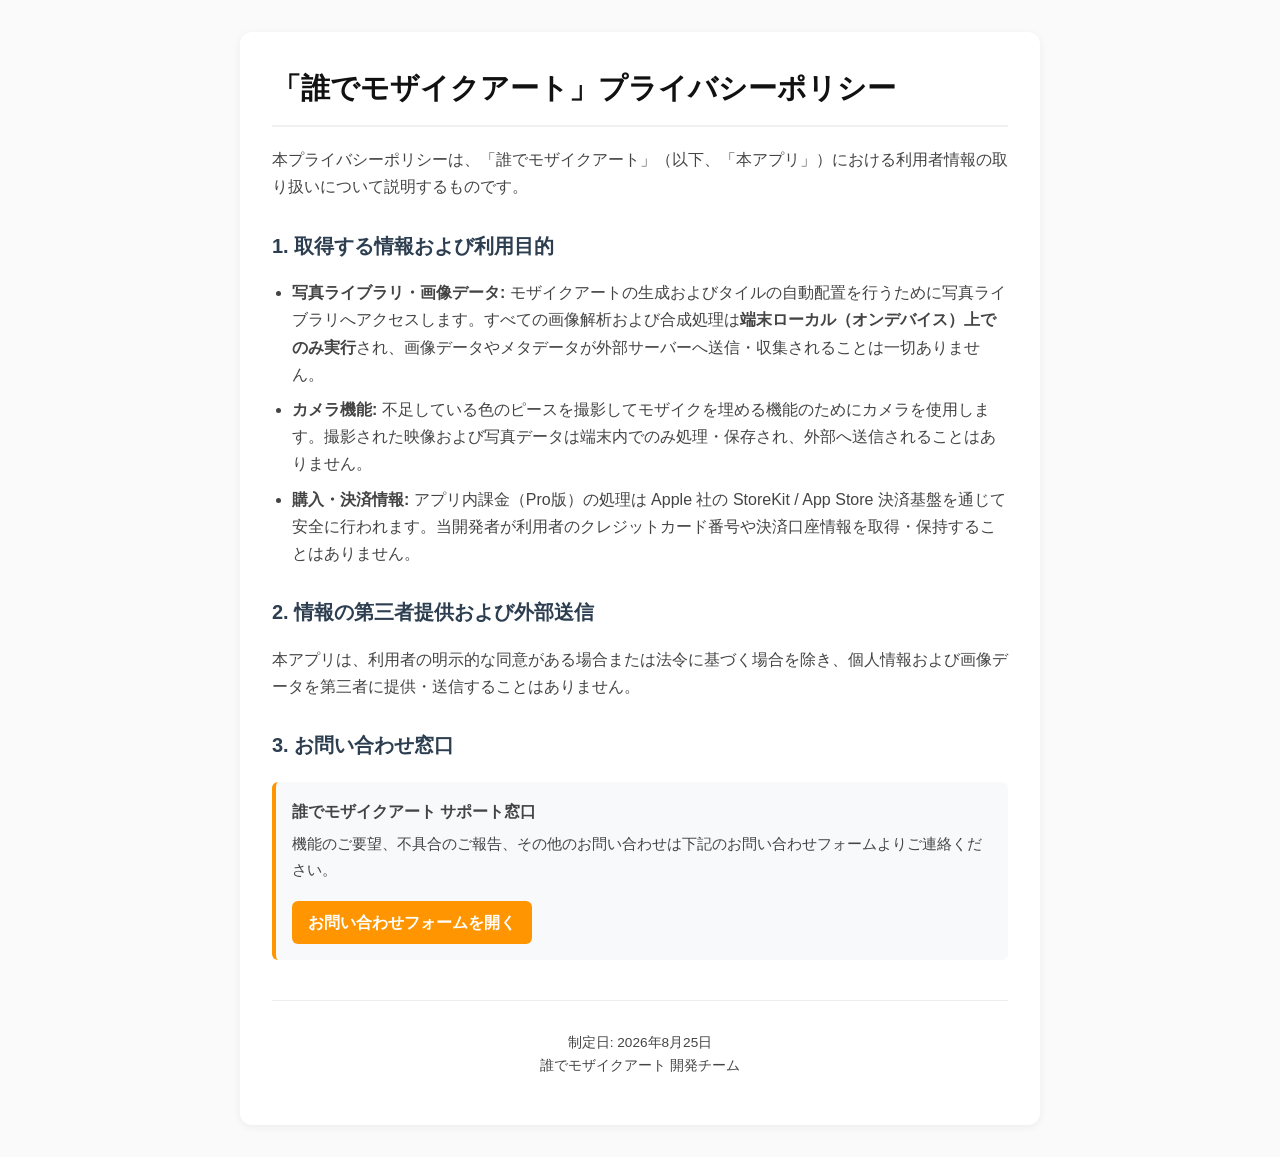
<file: index.html>
<!DOCTYPE html>
<html lang="ja">
<head>
    <meta charset="UTF-8">
    <meta name="viewport" content="width=device-width, initial-scale=1.0">
    <title>プライバシーポリシー - 誰でモザイクアート</title>
    <style>
        body { font-family: -apple-system, BlinkMacSystemFont, "Segoe UI", Roboto, Helvetica, Arial, sans-serif; line-height: 1.7; color: #222; max-width: 800px; margin: 0 auto; padding: 32px 20px; background-color: #fafafa; }
        .container { background: #ffffff; border-radius: 12px; padding: 32px; box-shadow: 0 2px 8px rgba(0,0,0,0.06); }
        h1 { color: #111; font-size: 1.8em; border-bottom: 2px solid #f0f0f0; padding-bottom: 12px; margin-top: 0; }
        h2 { color: #2c3e50; font-size: 1.25em; margin-top: 28px; }
        p { margin-bottom: 16px; color: #444; }
        ul { margin-bottom: 16px; padding-left: 20px; }
        li { margin-bottom: 8px; color: #444; }
        .contact-box { background: #f8f9fa; border-left: 4px solid #ff9500; padding: 16px; border-radius: 6px; margin-top: 20px; }
        .btn-link { display: inline-block; margin-top: 8px; padding: 8px 16px; background-color: #ff9500; color: #ffffff; text-decoration: none; border-radius: 6px; font-weight: bold; }
        .btn-link:hover { background-color: #e08500; }
        .footer { margin-top: 40px; font-size: 0.85em; color: #888; border-top: 1px solid #eee; padding-top: 16px; text-align: center; }
    </style>
</head>
<body>
    <div class="container">
        <h1>「誰でモザイクアート」プライバシーポリシー</h1>
        <p>本プライバシーポリシーは、「誰でモザイクアート」（以下、「本アプリ」）における利用者情報の取り扱いについて説明するものです。</p>

        <h2>1. 取得する情報および利用目的</h2>
        <ul>
            <li><strong>写真ライブラリ・画像データ:</strong> モザイクアートの生成およびタイルの自動配置を行うために写真ライブラリへアクセスします。すべての画像解析および合成処理は<strong>端末ローカル（オンデバイス）上でのみ実行</strong>され、画像データやメタデータが外部サーバーへ送信・収集されることは一切ありません。</li>
            <li><strong>カメラ機能:</strong> 不足している色のピースを撮影してモザイクを埋める機能のためにカメラを使用します。撮影された映像および写真データは端末内でのみ処理・保存され、外部へ送信されることはありません。</li>
            <li><strong>購入・決済情報:</strong> アプリ内課金（Pro版）の処理は Apple 社の StoreKit / App Store 決済基盤を通じて安全に行われます。当開発者が利用者のクレジットカード番号や決済口座情報を取得・保持することはありません。</li>
        </ul>

        <h2>2. 情報の第三者提供および外部送信</h2>
        <p>本アプリは、利用者の明示的な同意がある場合または法令に基づく場合を除き、個人情報および画像データを第三者に提供・送信することはありません。</p>

        <h2>3. お問い合わせ窓口</h2>
        <div class="contact-box">
            <p style="margin: 0; font-weight: bold;">誰でモザイクアート サポート窓口</p>
            <p style="margin: 6px 0 0 0; font-size: 0.95em; color: #444;">機能のご要望、不具合のご報告、その他のお問い合わせは下記のお問い合わせフォームよりご連絡ください。</p>
            <p style="margin: 10px 0 0 0;">
                <a href="https://docs.google.com/forms/d/e/1FAIpQLSdlxMpCz5wvirp-X8LBdrJuT58UtP3eO8mkJsfrzm396mSUEQ/viewform?pli=1" class="btn-link" target="_blank" rel="noopener noreferrer">お問い合わせフォームを開く</a>
            </p>
        </div>

        <div class="footer">
            <p>制定日: 2026年8月25日<br>誰でモザイクアート 開発チーム</p>
        </div>
    </div>
</body>
</html>
</file>
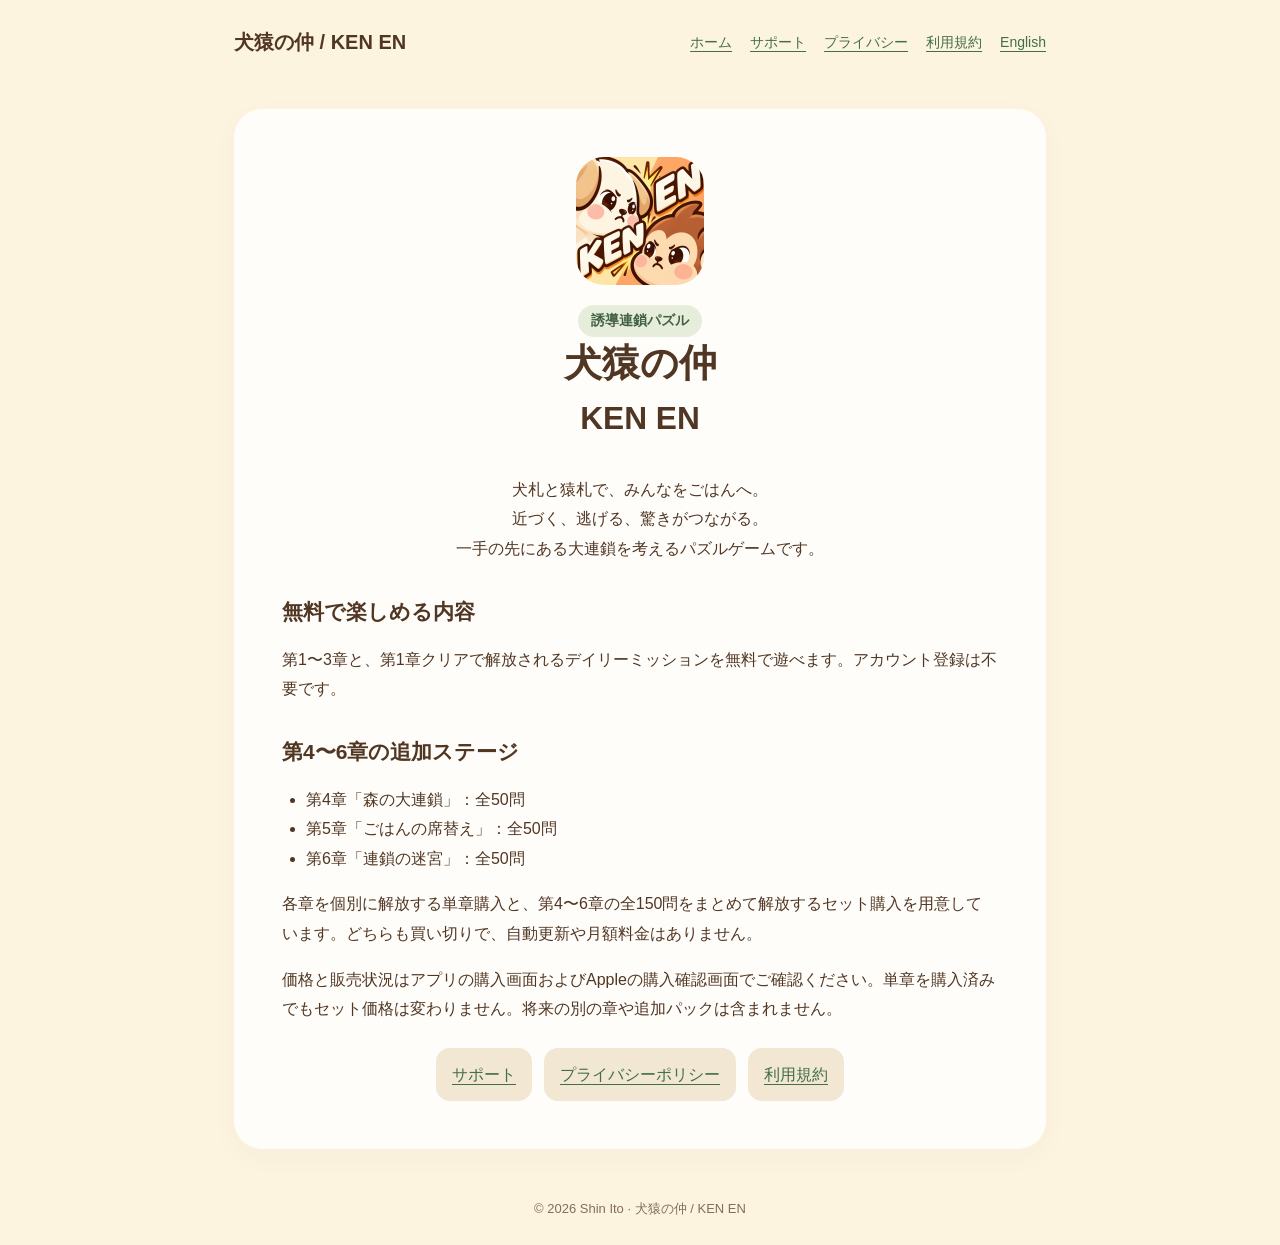
<file: docs/ken-en/index.html>
<!doctype html>
<html lang="ja"><head><meta charset="utf-8"><meta name="viewport" content="width=device-width, initial-scale=1"><title>犬猿の仲 / KEN EN | KEN EN</title><meta name="description" content="犬猿の仲 / KEN EN: Animal Chain Puzzle — official support and policies"><link rel="stylesheet" href="style.css"><link rel="icon" href="app-icon.png"></head><body><header><a class="brand" href="index.html">犬猿の仲 / KEN EN</a><nav aria-label="ページ案内"><a href="index.html" aria-current="page">ホーム</a><a href="support.html">サポート</a><a href="privacy.html">プライバシー</a><a href="terms.html">利用規約</a><a href="en/index.html" lang="en">English</a></nav></header><main><article class="card"><div class="hero"><img class="icon" src="app-icon.png" width="128" height="128" alt="犬と猿がにらみ合うKEN ENのアイコン"><span class="tag">誘導連鎖パズル</span><h1>犬猿の仲<br><small>KEN EN</small></h1><p>犬札と猿札で、みんなをごはんへ。<br>近づく、逃げる、驚きがつながる。<br>一手の先にある大連鎖を考えるパズルゲームです。</p></div><h2>無料で楽しめる内容</h2><p>第1〜3章と、第1章クリアで解放されるデイリーミッションを無料で遊べます。アカウント登録は不要です。</p><h2>第4〜6章の追加ステージ</h2><ul><li>第4章「森の大連鎖」：全50問</li><li>第5章「ごはんの席替え」：全50問</li><li>第6章「連鎖の迷宮」：全50問</li></ul><p>各章を個別に解放する単章購入と、第4〜6章の全150問をまとめて解放するセット購入を用意しています。どちらも買い切りで、自動更新や月額料金はありません。</p><p>価格と販売状況はアプリの購入画面およびAppleの購入確認画面でご確認ください。単章を購入済みでもセット価格は変わりません。将来の別の章や追加パックは含まれません。</p><div class="links"><a href="support.html">サポート</a><a href="privacy.html">プライバシーポリシー</a><a href="terms.html">利用規約</a></div></article></main><footer>© 2026 Shin Ito · 犬猿の仲 / KEN EN</footer></body></html>
</file>
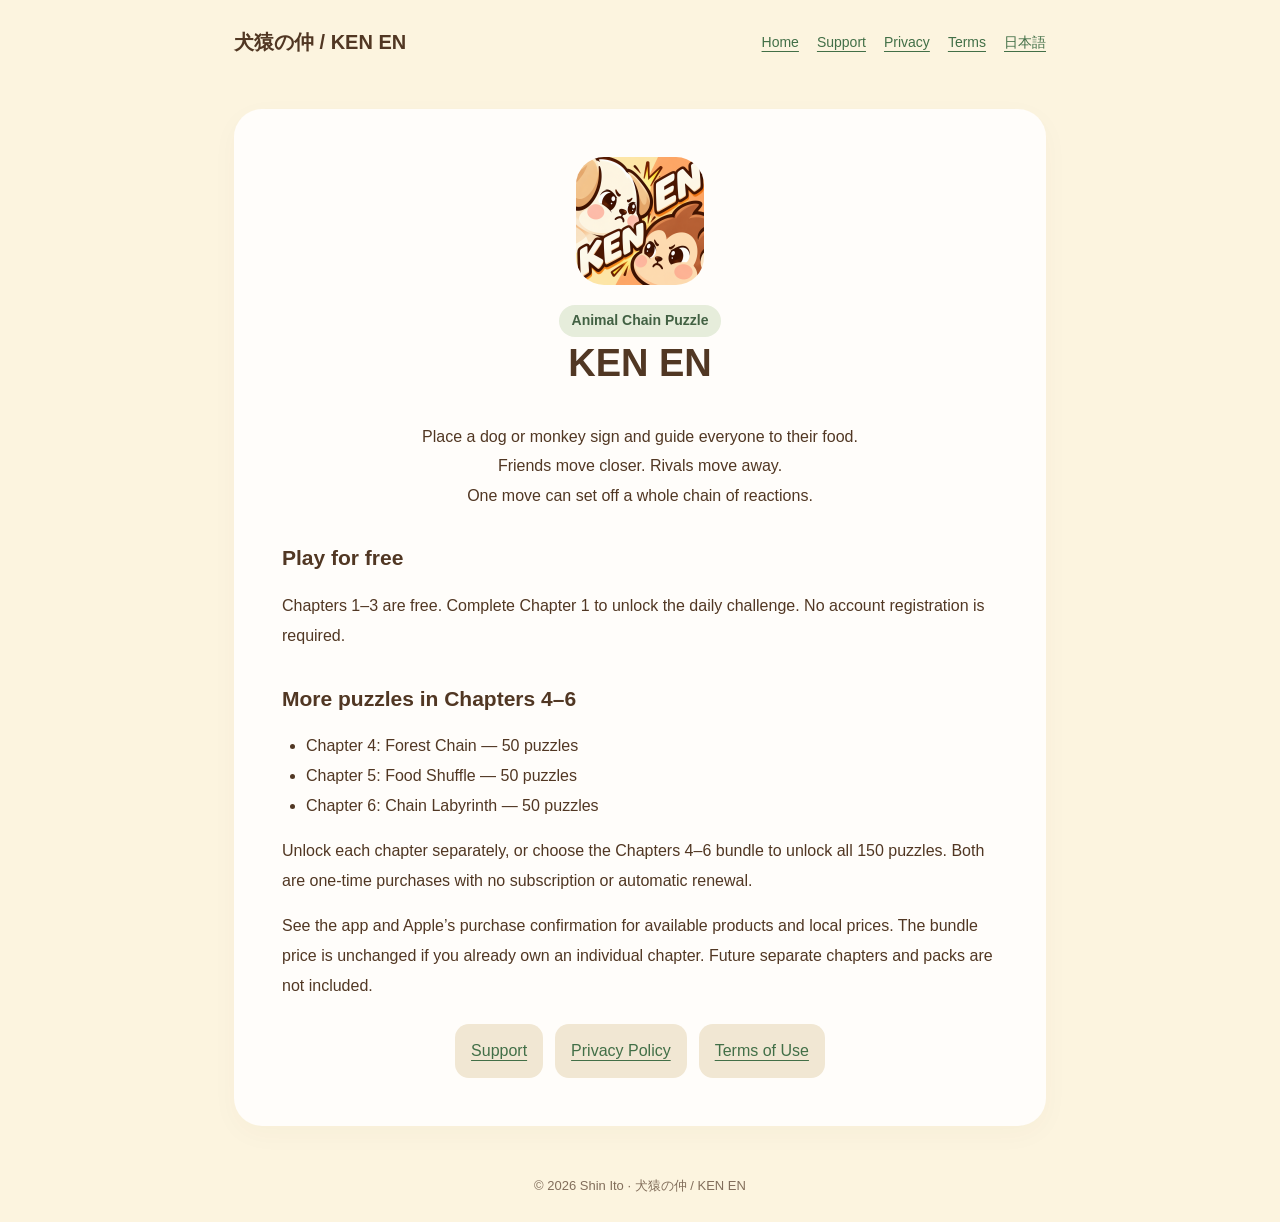
<file: docs/ken-en/en/index.html>
<!doctype html>
<html lang="en"><head><meta charset="utf-8"><meta name="viewport" content="width=device-width, initial-scale=1"><title>KEN EN: Animal Chain Puzzle | KEN EN</title><meta name="description" content="犬猿の仲 / KEN EN: Animal Chain Puzzle — official support and policies"><link rel="stylesheet" href="../style.css"><link rel="icon" href="../app-icon.png"></head><body><header><a class="brand" href="index.html">犬猿の仲 / KEN EN</a><nav aria-label="Navigation"><a href="index.html" aria-current="page">Home</a><a href="support.html">Support</a><a href="privacy.html">Privacy</a><a href="terms.html">Terms</a><a href="../index.html" lang="ja">日本語</a></nav></header><main><article class="card"><div class="hero"><img class="icon" src="../app-icon.png" width="128" height="128" alt="KEN EN dog and monkey icon"><span class="tag">Animal Chain Puzzle</span><h1>KEN EN</h1><p>Place a dog or monkey sign and guide everyone to their food.<br>Friends move closer. Rivals move away.<br>One move can set off a whole chain of reactions.</p></div><h2>Play for free</h2><p>Chapters 1–3 are free. Complete Chapter 1 to unlock the daily challenge. No account registration is required.</p><h2>More puzzles in Chapters 4–6</h2><ul><li>Chapter 4: Forest Chain — 50 puzzles</li><li>Chapter 5: Food Shuffle — 50 puzzles</li><li>Chapter 6: Chain Labyrinth — 50 puzzles</li></ul><p>Unlock each chapter separately, or choose the Chapters 4–6 bundle to unlock all 150 puzzles. Both are one-time purchases with no subscription or automatic renewal.</p><p>See the app and Apple’s purchase confirmation for available products and local prices. The bundle price is unchanged if you already own an individual chapter. Future separate chapters and packs are not included.</p><div class="links"><a href="support.html">Support</a><a href="privacy.html">Privacy Policy</a><a href="terms.html">Terms of Use</a></div></article></main><footer>© 2026 Shin Ito · 犬猿の仲 / KEN EN</footer></body></html>
</file>
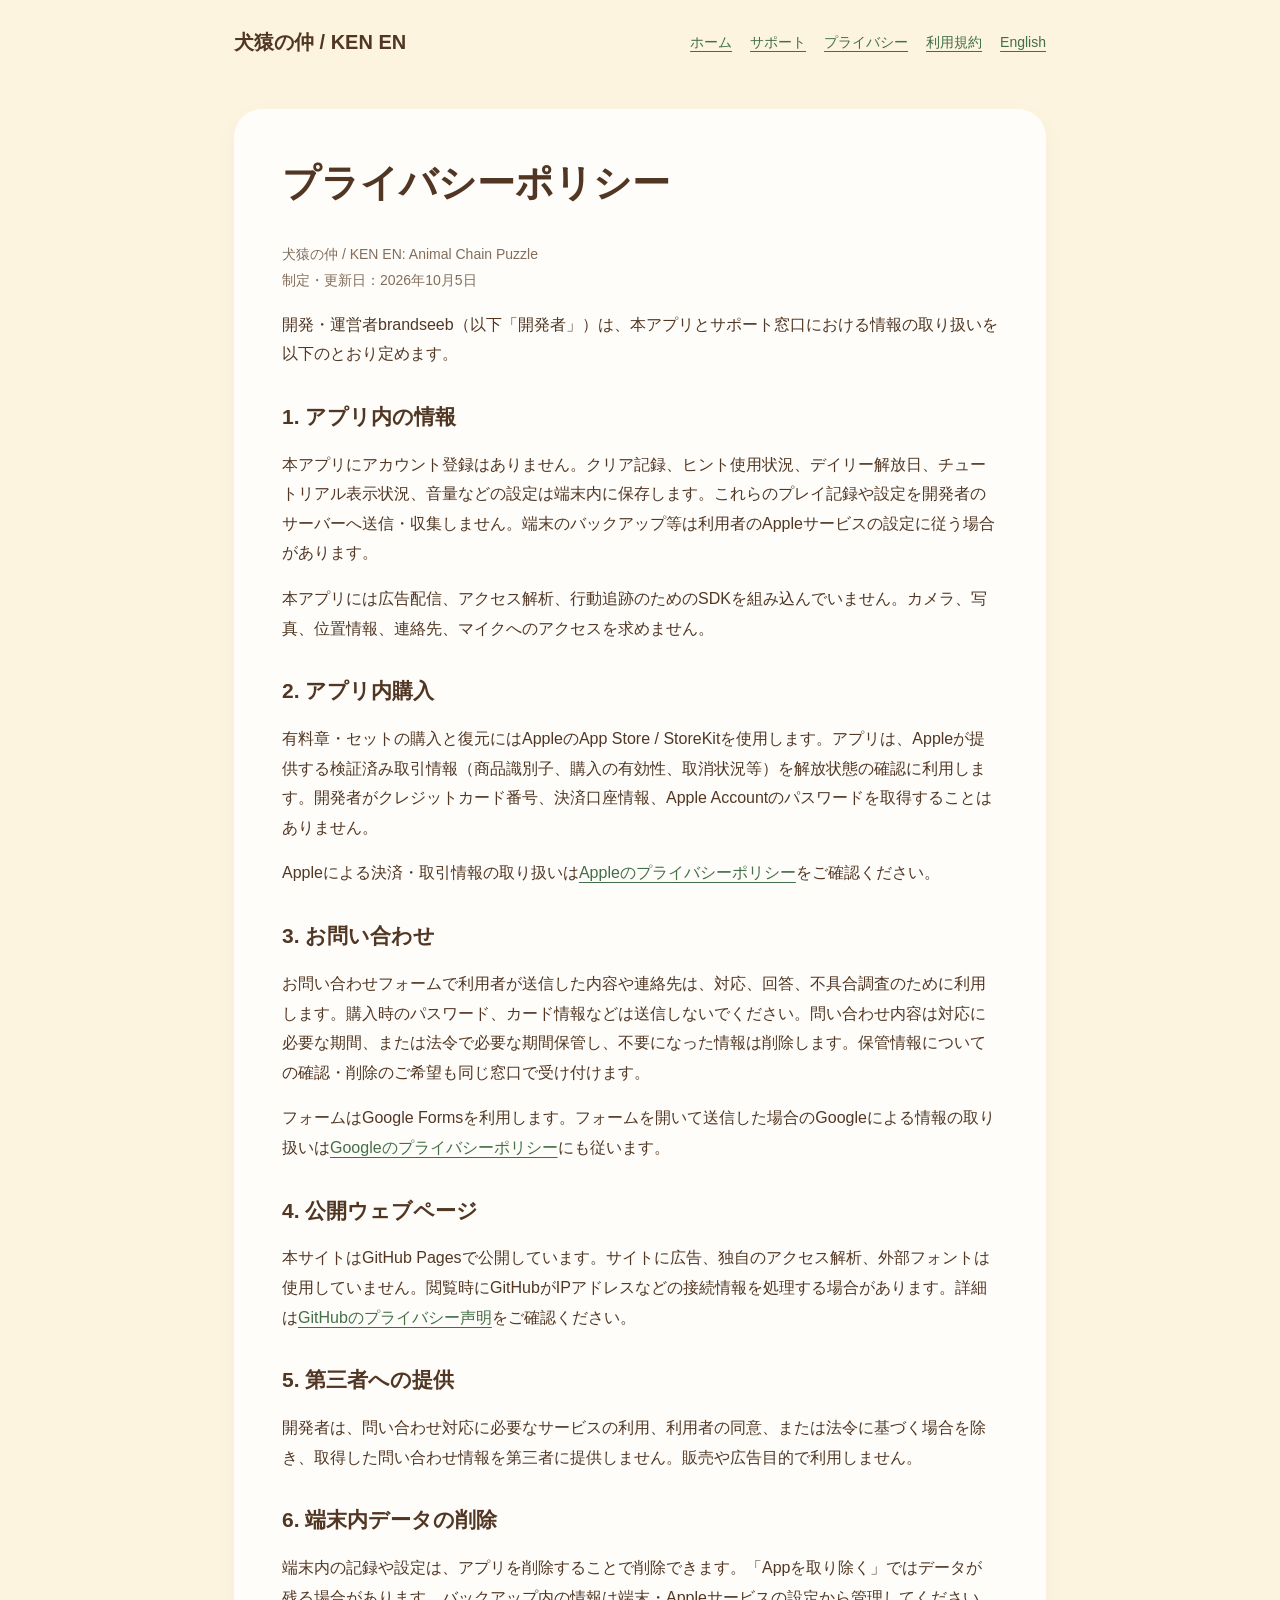
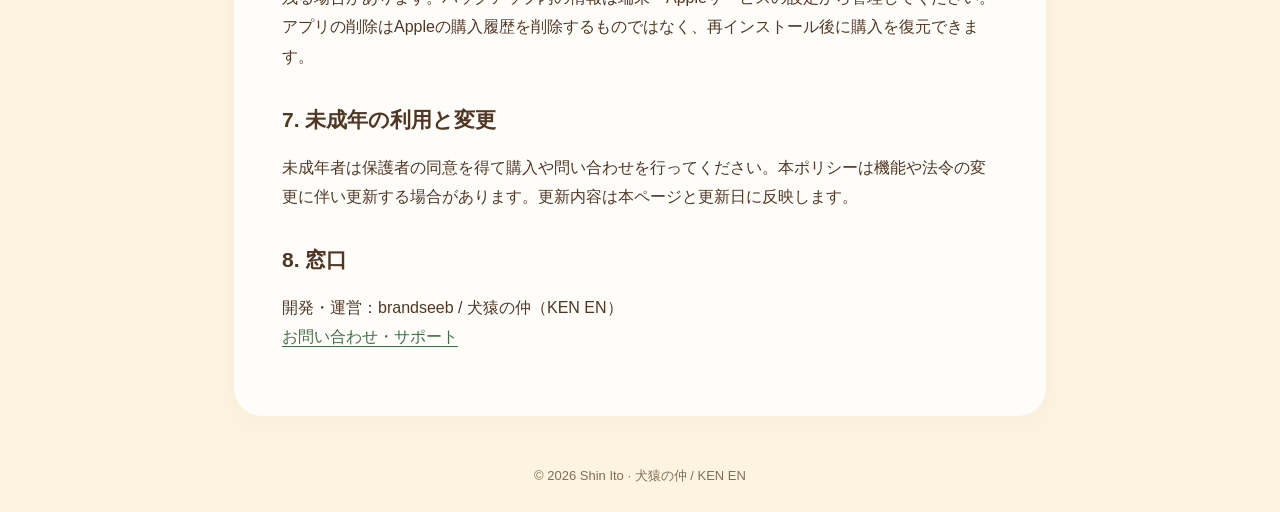
<file: docs/ken-en/privacy.html>
<!doctype html>
<html lang="ja"><head><meta charset="utf-8"><meta name="viewport" content="width=device-width, initial-scale=1"><title>プライバシーポリシー | KEN EN</title><meta name="description" content="犬猿の仲 / KEN EN: Animal Chain Puzzle — official support and policies"><link rel="stylesheet" href="style.css"><link rel="icon" href="app-icon.png"></head><body><header><a class="brand" href="index.html">犬猿の仲 / KEN EN</a><nav aria-label="ページ案内"><a href="index.html">ホーム</a><a href="support.html">サポート</a><a href="privacy.html" aria-current="page">プライバシー</a><a href="terms.html">利用規約</a><a href="en/privacy.html" lang="en">English</a></nav></header><main><article class="card"><h1>プライバシーポリシー</h1><p class="muted">犬猿の仲 / KEN EN: Animal Chain Puzzle<br>制定・更新日：2026年10月5日</p><p>開発・運営者brandseeb（以下「開発者」）は、本アプリとサポート窓口における情報の取り扱いを以下のとおり定めます。</p><h2>1. アプリ内の情報</h2><p>本アプリにアカウント登録はありません。クリア記録、ヒント使用状況、デイリー解放日、チュートリアル表示状況、音量などの設定は端末内に保存します。これらのプレイ記録や設定を開発者のサーバーへ送信・収集しません。端末のバックアップ等は利用者のAppleサービスの設定に従う場合があります。</p><p>本アプリには広告配信、アクセス解析、行動追跡のためのSDKを組み込んでいません。カメラ、写真、位置情報、連絡先、マイクへのアクセスを求めません。</p><h2>2. アプリ内購入</h2><p>有料章・セットの購入と復元にはAppleのApp Store / StoreKitを使用します。アプリは、Appleが提供する検証済み取引情報（商品識別子、購入の有効性、取消状況等）を解放状態の確認に利用します。開発者がクレジットカード番号、決済口座情報、Apple Accountのパスワードを取得することはありません。</p><p>Appleによる決済・取引情報の取り扱いは<a href="https://www.apple.com/legal/privacy/">Appleのプライバシーポリシー</a>をご確認ください。</p><h2>3. お問い合わせ</h2><p>お問い合わせフォームで利用者が送信した内容や連絡先は、対応、回答、不具合調査のために利用します。購入時のパスワード、カード情報などは送信しないでください。問い合わせ内容は対応に必要な期間、または法令で必要な期間保管し、不要になった情報は削除します。保管情報についての確認・削除のご希望も同じ窓口で受け付けます。</p><p>フォームはGoogle Formsを利用します。フォームを開いて送信した場合のGoogleによる情報の取り扱いは<a href="https://policies.google.com/privacy">Googleのプライバシーポリシー</a>にも従います。</p><h2>4. 公開ウェブページ</h2><p>本サイトはGitHub Pagesで公開しています。サイトに広告、独自のアクセス解析、外部フォントは使用していません。閲覧時にGitHubがIPアドレスなどの接続情報を処理する場合があります。詳細は<a href="https://docs.github.com/en/site-policy/privacy-policies/github-general-privacy-statement">GitHubのプライバシー声明</a>をご確認ください。</p><h2>5. 第三者への提供</h2><p>開発者は、問い合わせ対応に必要なサービスの利用、利用者の同意、または法令に基づく場合を除き、取得した問い合わせ情報を第三者に提供しません。販売や広告目的で利用しません。</p><h2>6. 端末内データの削除</h2><p>端末内の記録や設定は、アプリを削除することで削除できます。「Appを取り除く」ではデータが残る場合があります。バックアップ内の情報は端末・Appleサービスの設定から管理してください。アプリの削除はAppleの購入履歴を削除するものではなく、再インストール後に購入を復元できます。</p><h2>7. 未成年の利用と変更</h2><p>未成年者は保護者の同意を得て購入や問い合わせを行ってください。本ポリシーは機能や法令の変更に伴い更新する場合があります。更新内容は本ページと更新日に反映します。</p><h2>8. 窓口</h2><p>開発・運営：brandseeb / 犬猿の仲（KEN EN）<br><a href="support.html">お問い合わせ・サポート</a></p></article></main><footer>© 2026 Shin Ito · 犬猿の仲 / KEN EN</footer></body></html>
</file>
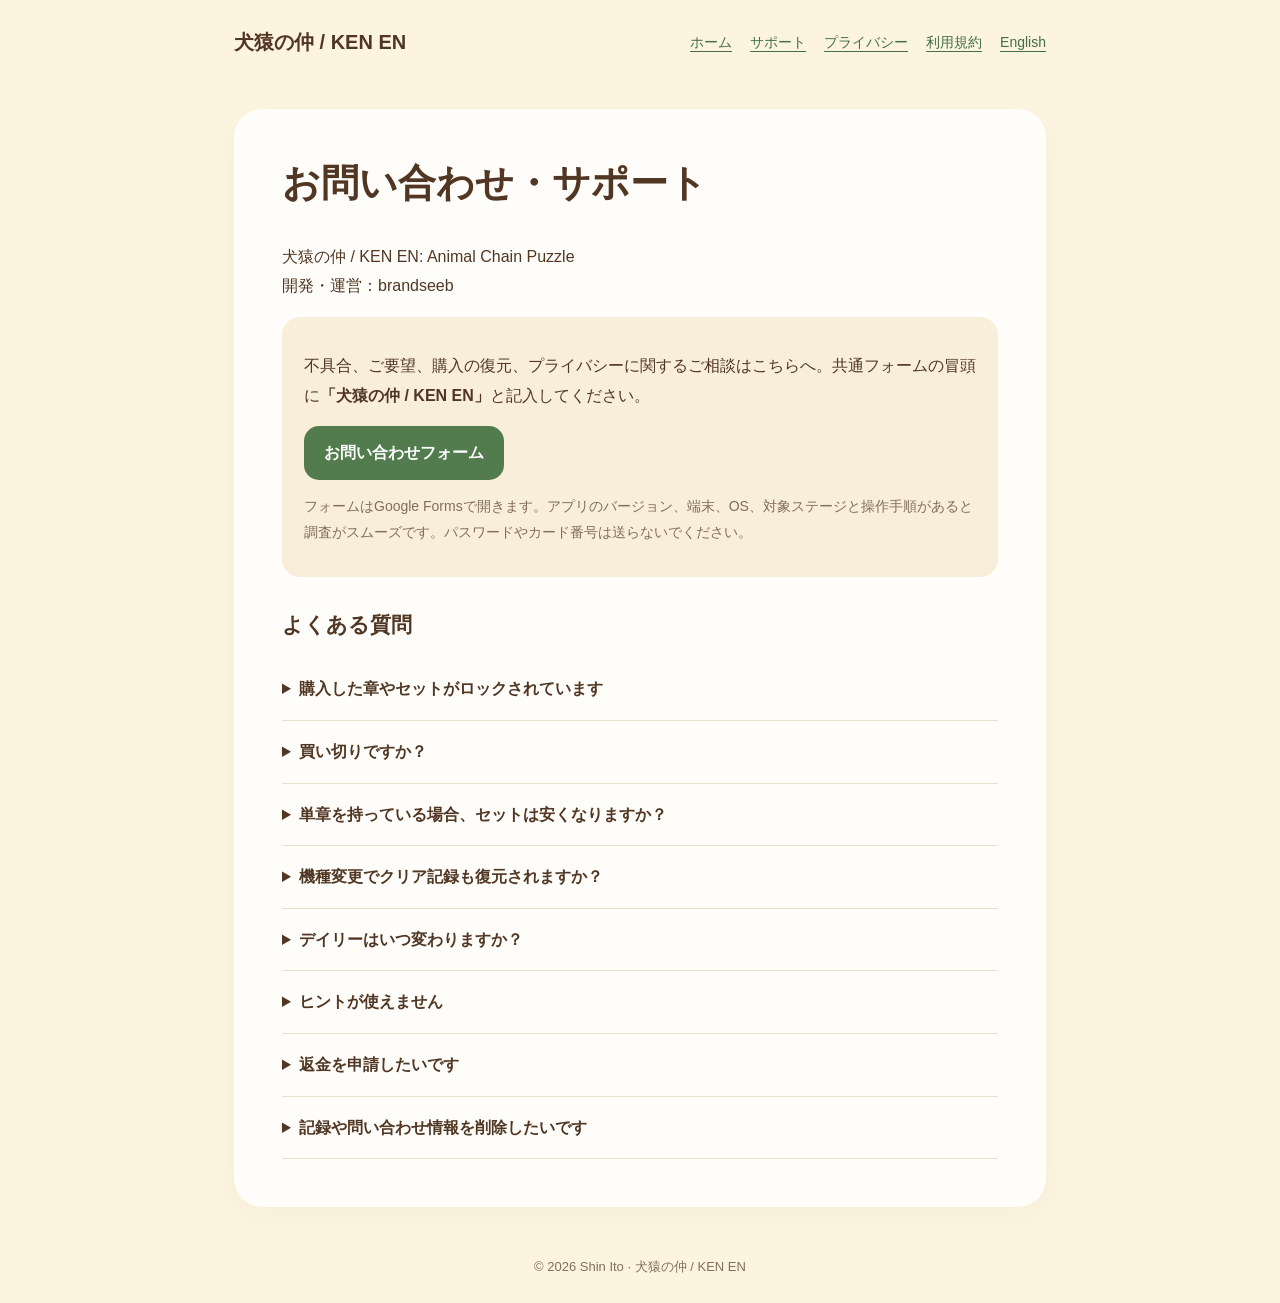
<file: docs/ken-en/support.html>
<!doctype html>
<html lang="ja"><head><meta charset="utf-8"><meta name="viewport" content="width=device-width, initial-scale=1"><title>サポート | KEN EN</title><meta name="description" content="犬猿の仲 / KEN EN: Animal Chain Puzzle — official support and policies"><link rel="stylesheet" href="style.css"><link rel="icon" href="app-icon.png"></head><body><header><a class="brand" href="index.html">犬猿の仲 / KEN EN</a><nav aria-label="ページ案内"><a href="index.html">ホーム</a><a href="support.html" aria-current="page">サポート</a><a href="privacy.html">プライバシー</a><a href="terms.html">利用規約</a><a href="en/support.html" lang="en">English</a></nav></header><main><article class="card"><h1>お問い合わせ・サポート</h1><p>犬猿の仲 / KEN EN: Animal Chain Puzzle<br>開発・運営：brandseeb</p><div class="notice"><p>不具合、ご要望、購入の復元、プライバシーに関するご相談はこちらへ。共通フォームの冒頭に<strong>「犬猿の仲 / KEN EN」</strong>と記入してください。</p><a class="button" href="https://docs.google.com/forms/d/e/1FAIpQLSdlxMpCz5wvirp-X8LBdrJuT58UtP3eO8mkJsfrzm396mSUEQ/viewform" rel="noopener noreferrer">お問い合わせフォーム</a><p class="muted">フォームはGoogle Formsで開きます。アプリのバージョン、端末、OS、対象ステージと操作手順があると調査がスムーズです。パスワードやカード番号は送らないでください。</p></div><h2>よくある質問</h2><details><summary>購入した章やセットがロックされています</summary><p>購入時と同じApple AccountでApp Storeにサインインし、インターネットに接続して、設定または対象の章の購入画面から「購入を復元」を押してください。承認待ちの場合は承認後に解放されます。解決しない場合はフォームへご連絡ください。</p></details><details><summary>買い切りですか？</summary><p>はい。第4〜6章は各章50問の単章購入、または3章150問のセット購入で解放できます。どちらも買い切りで、自動更新や月額料金はありません。将来の別の章や追加パックは含まれません。</p></details><details><summary>単章を持っている場合、セットは安くなりますか？</summary><p>セット価格は変わりません。購入済みの章の自動的な値引きや払い戻しはありません。セット購入前に、解放済みの章とAppleの購入確認画面をご確認ください。</p></details><details><summary>機種変更でクリア記録も復元されますか？</summary><p>購入の復元で戻るのは購入した章・セットの利用権です。プレイ記録は端末内に保存され、独自のサーバー同期はありません。バックアップや端末移行による引き継ぎはAppleサービスの設定に依存します。</p></details><details><summary>デイリーはいつ変わりますか？</summary><p>第1章全20問のクリアで解放されます。端末の現地時間の午前0時に切り替わり、解放後の過去の問題は履歴から再挑戦できます。</p></details><details><summary>ヒントが使えません</summary><p>ヒントは1ステージにつき1回です。やり直しても使用済み状態は残ります。1手で解くステージでは使えません。</p></details><details><summary>返金を申請したいです</summary><p><a href="https://reportaproblem.apple.com/">Appleの問題報告ページ</a>をご利用ください。返金の可否はAppleが判断します。</p></details><details><summary>記録や問い合わせ情報を削除したいです</summary><p>端末の記録はアプリを削除して消去できます。問い合わせ情報の削除依頼は上記フォームで受け付けます。詳しくは<a href="privacy.html">プライバシーポリシー</a>をご確認ください。</p></details></article></main><footer>© 2026 Shin Ito · 犬猿の仲 / KEN EN</footer></body></html>
</file>
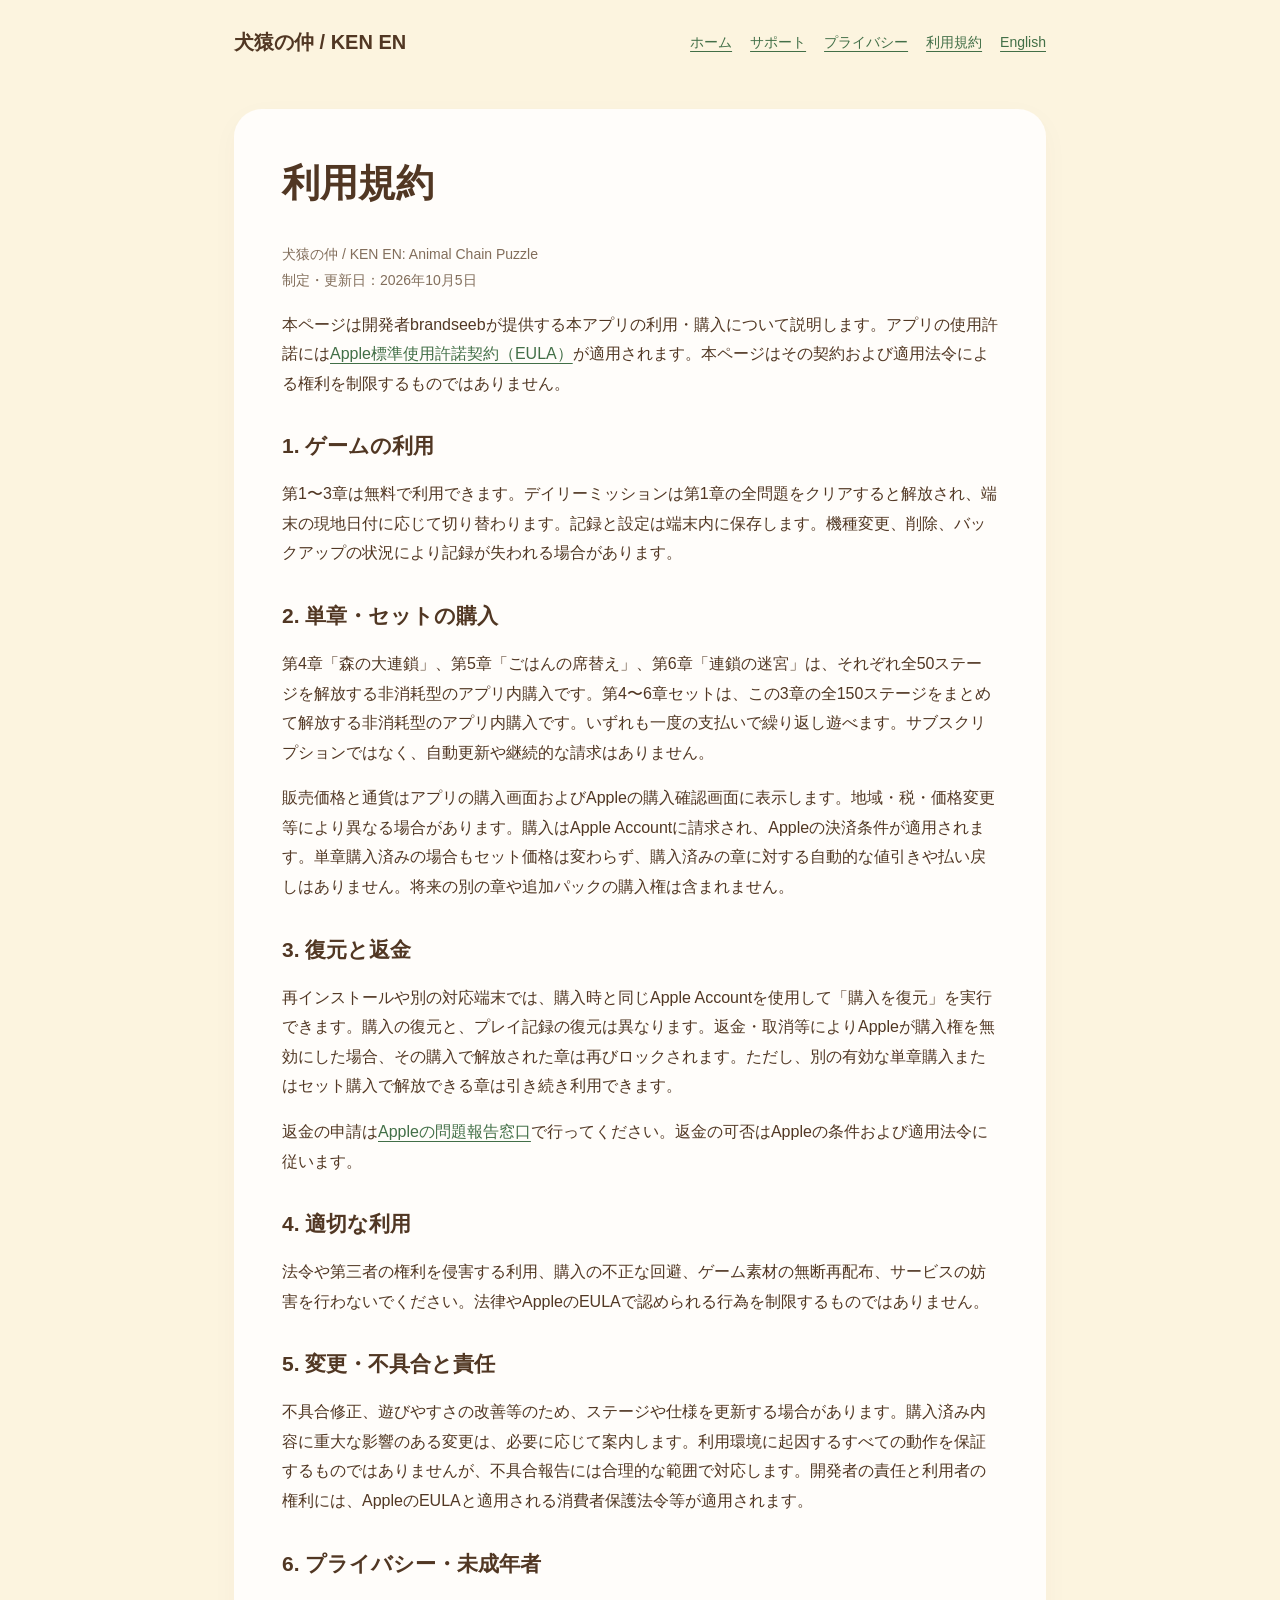
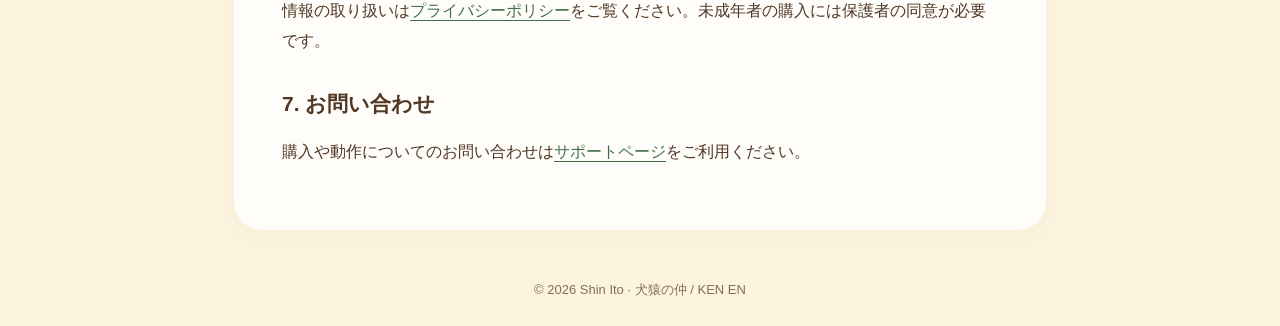
<file: docs/ken-en/terms.html>
<!doctype html>
<html lang="ja"><head><meta charset="utf-8"><meta name="viewport" content="width=device-width, initial-scale=1"><title>利用規約 | KEN EN</title><meta name="description" content="犬猿の仲 / KEN EN: Animal Chain Puzzle — official support and policies"><link rel="stylesheet" href="style.css"><link rel="icon" href="app-icon.png"></head><body><header><a class="brand" href="index.html">犬猿の仲 / KEN EN</a><nav aria-label="ページ案内"><a href="index.html">ホーム</a><a href="support.html">サポート</a><a href="privacy.html">プライバシー</a><a href="terms.html" aria-current="page">利用規約</a><a href="en/terms.html" lang="en">English</a></nav></header><main><article class="card"><h1>利用規約</h1><p class="muted">犬猿の仲 / KEN EN: Animal Chain Puzzle<br>制定・更新日：2026年10月5日</p><p>本ページは開発者brandseebが提供する本アプリの利用・購入について説明します。アプリの使用許諾には<a href="https://www.apple.com/legal/internet-services/itunes/dev/stdeula/">Apple標準使用許諾契約（EULA）</a>が適用されます。本ページはその契約および適用法令による権利を制限するものではありません。</p><h2>1. ゲームの利用</h2><p>第1〜3章は無料で利用できます。デイリーミッションは第1章の全問題をクリアすると解放され、端末の現地日付に応じて切り替わります。記録と設定は端末内に保存します。機種変更、削除、バックアップの状況により記録が失われる場合があります。</p><h2>2. 単章・セットの購入</h2><p>第4章「森の大連鎖」、第5章「ごはんの席替え」、第6章「連鎖の迷宮」は、それぞれ全50ステージを解放する非消耗型のアプリ内購入です。第4〜6章セットは、この3章の全150ステージをまとめて解放する非消耗型のアプリ内購入です。いずれも一度の支払いで繰り返し遊べます。サブスクリプションではなく、自動更新や継続的な請求はありません。</p><p>販売価格と通貨はアプリの購入画面およびAppleの購入確認画面に表示します。地域・税・価格変更等により異なる場合があります。購入はApple Accountに請求され、Appleの決済条件が適用されます。単章購入済みの場合もセット価格は変わらず、購入済みの章に対する自動的な値引きや払い戻しはありません。将来の別の章や追加パックの購入権は含まれません。</p><h2>3. 復元と返金</h2><p>再インストールや別の対応端末では、購入時と同じApple Accountを使用して「購入を復元」を実行できます。購入の復元と、プレイ記録の復元は異なります。返金・取消等によりAppleが購入権を無効にした場合、その購入で解放された章は再びロックされます。ただし、別の有効な単章購入またはセット購入で解放できる章は引き続き利用できます。</p><p>返金の申請は<a href="https://reportaproblem.apple.com/">Appleの問題報告窓口</a>で行ってください。返金の可否はAppleの条件および適用法令に従います。</p><h2>4. 適切な利用</h2><p>法令や第三者の権利を侵害する利用、購入の不正な回避、ゲーム素材の無断再配布、サービスの妨害を行わないでください。法律やAppleのEULAで認められる行為を制限するものではありません。</p><h2>5. 変更・不具合と責任</h2><p>不具合修正、遊びやすさの改善等のため、ステージや仕様を更新する場合があります。購入済み内容に重大な影響のある変更は、必要に応じて案内します。利用環境に起因するすべての動作を保証するものではありませんが、不具合報告には合理的な範囲で対応します。開発者の責任と利用者の権利には、AppleのEULAと適用される消費者保護法令等が適用されます。</p><h2>6. プライバシー・未成年者</h2><p>情報の取り扱いは<a href="privacy.html">プライバシーポリシー</a>をご覧ください。未成年者の購入には保護者の同意が必要です。</p><h2>7. お問い合わせ</h2><p>購入や動作についてのお問い合わせは<a href="support.html">サポートページ</a>をご利用ください。</p></article></main><footer>© 2026 Shin Ito · 犬猿の仲 / KEN EN</footer></body></html>
</file>
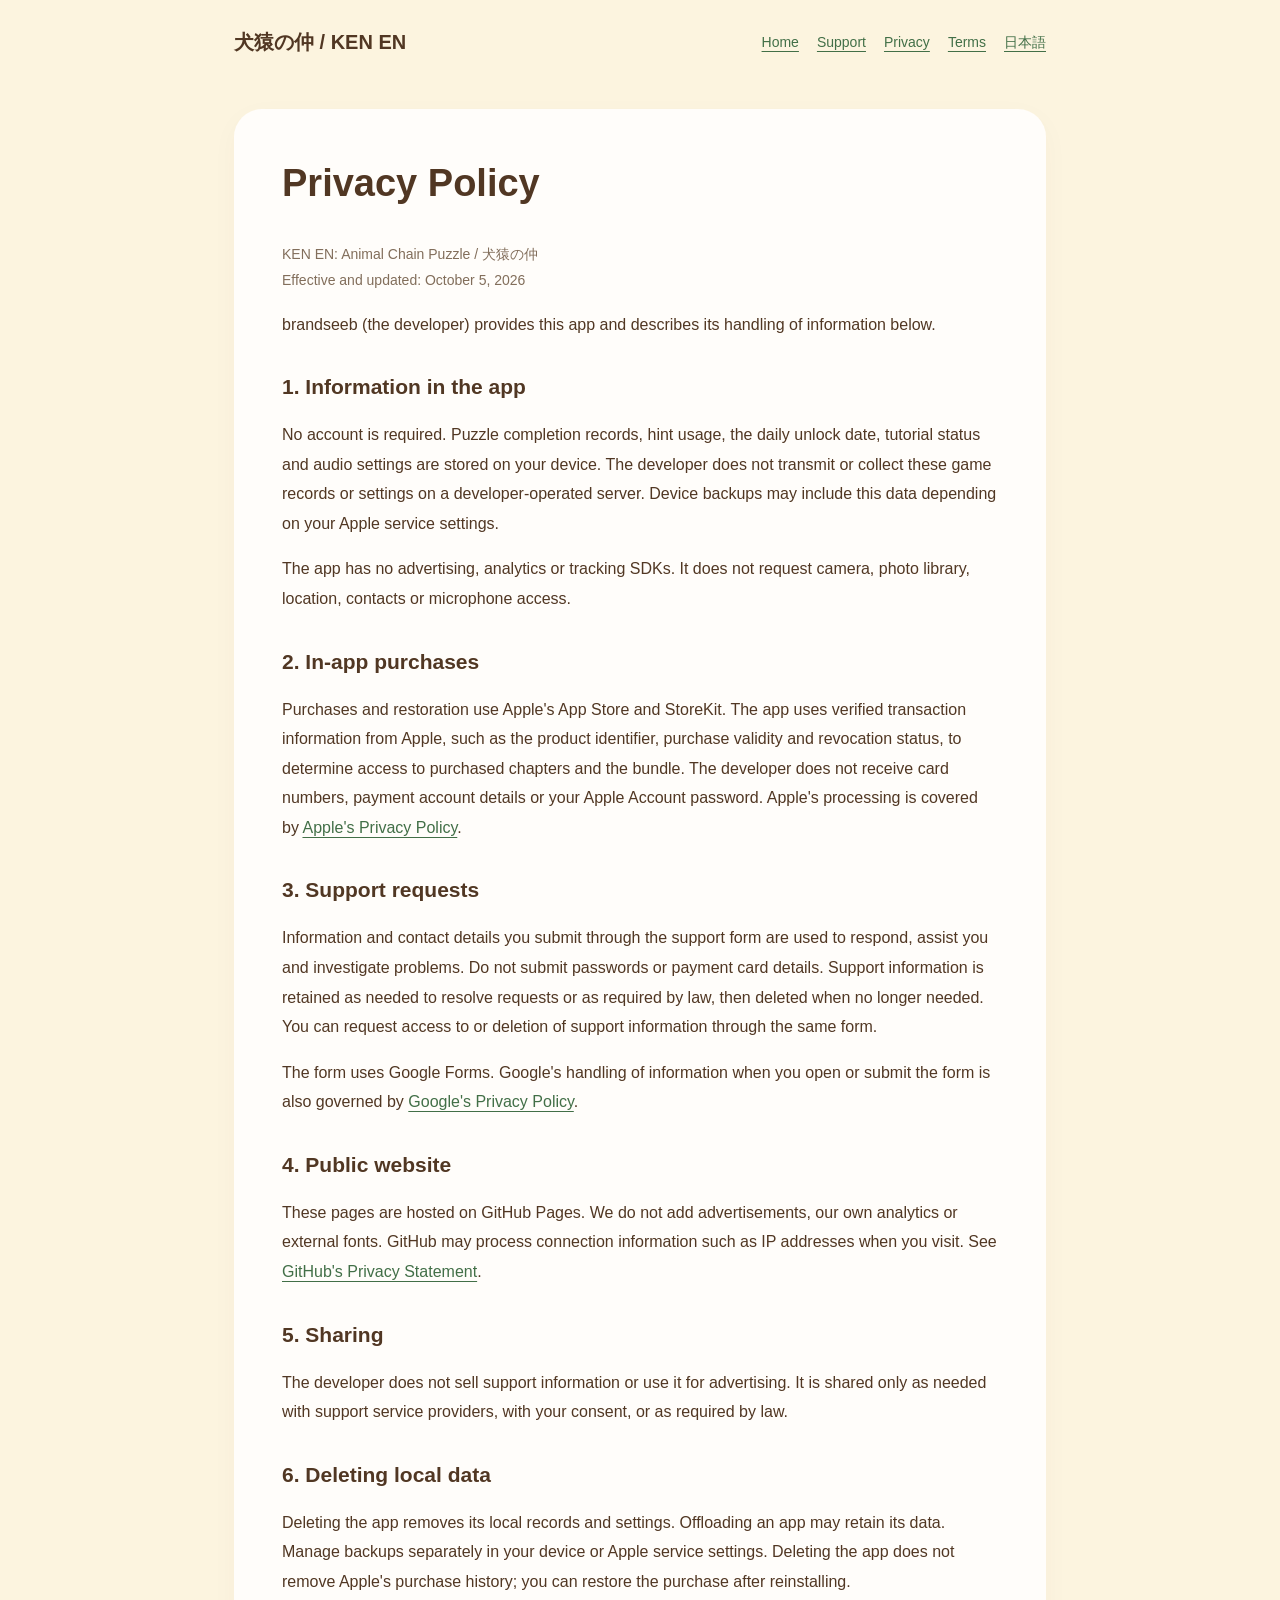
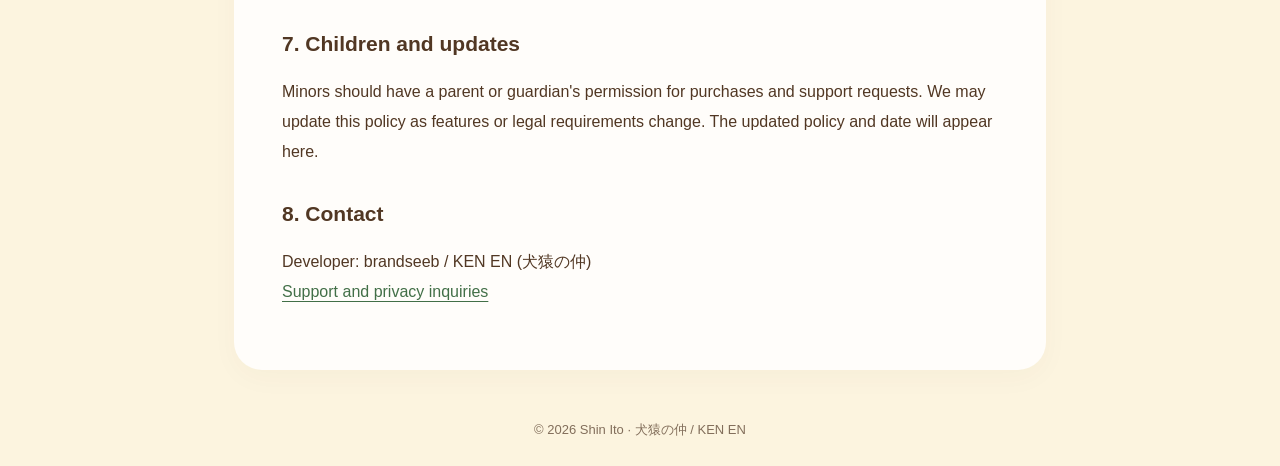
<file: docs/ken-en/en/privacy.html>
<!doctype html>
<html lang="en"><head><meta charset="utf-8"><meta name="viewport" content="width=device-width, initial-scale=1"><title>Privacy Policy | KEN EN</title><meta name="description" content="犬猿の仲 / KEN EN: Animal Chain Puzzle — official support and policies"><link rel="stylesheet" href="../style.css"><link rel="icon" href="../app-icon.png"></head><body><header><a class="brand" href="index.html">犬猿の仲 / KEN EN</a><nav aria-label="Navigation"><a href="index.html">Home</a><a href="support.html">Support</a><a href="privacy.html" aria-current="page">Privacy</a><a href="terms.html">Terms</a><a href="../privacy.html" lang="ja">日本語</a></nav></header><main><article class="card"><h1>Privacy Policy</h1><p class="muted">KEN EN: Animal Chain Puzzle / 犬猿の仲<br>Effective and updated: October 5, 2026</p><p>brandseeb (the developer) provides this app and describes its handling of information below.</p><h2>1. Information in the app</h2><p>No account is required. Puzzle completion records, hint usage, the daily unlock date, tutorial status and audio settings are stored on your device. The developer does not transmit or collect these game records or settings on a developer-operated server. Device backups may include this data depending on your Apple service settings.</p><p>The app has no advertising, analytics or tracking SDKs. It does not request camera, photo library, location, contacts or microphone access.</p><h2>2. In-app purchases</h2><p>Purchases and restoration use Apple's App Store and StoreKit. The app uses verified transaction information from Apple, such as the product identifier, purchase validity and revocation status, to determine access to purchased chapters and the bundle. The developer does not receive card numbers, payment account details or your Apple Account password. Apple's processing is covered by <a href="https://www.apple.com/legal/privacy/">Apple's Privacy Policy</a>.</p><h2>3. Support requests</h2><p>Information and contact details you submit through the support form are used to respond, assist you and investigate problems. Do not submit passwords or payment card details. Support information is retained as needed to resolve requests or as required by law, then deleted when no longer needed. You can request access to or deletion of support information through the same form.</p><p>The form uses Google Forms. Google's handling of information when you open or submit the form is also governed by <a href="https://policies.google.com/privacy">Google's Privacy Policy</a>.</p><h2>4. Public website</h2><p>These pages are hosted on GitHub Pages. We do not add advertisements, our own analytics or external fonts. GitHub may process connection information such as IP addresses when you visit. See <a href="https://docs.github.com/en/site-policy/privacy-policies/github-general-privacy-statement">GitHub's Privacy Statement</a>.</p><h2>5. Sharing</h2><p>The developer does not sell support information or use it for advertising. It is shared only as needed with support service providers, with your consent, or as required by law.</p><h2>6. Deleting local data</h2><p>Deleting the app removes its local records and settings. Offloading an app may retain its data. Manage backups separately in your device or Apple service settings. Deleting the app does not remove Apple's purchase history; you can restore the purchase after reinstalling.</p><h2>7. Children and updates</h2><p>Minors should have a parent or guardian's permission for purchases and support requests. We may update this policy as features or legal requirements change. The updated policy and date will appear here.</p><h2>8. Contact</h2><p>Developer: brandseeb / KEN EN (犬猿の仲)<br><a href="support.html">Support and privacy inquiries</a></p></article></main><footer>© 2026 Shin Ito · 犬猿の仲 / KEN EN</footer></body></html>
</file>
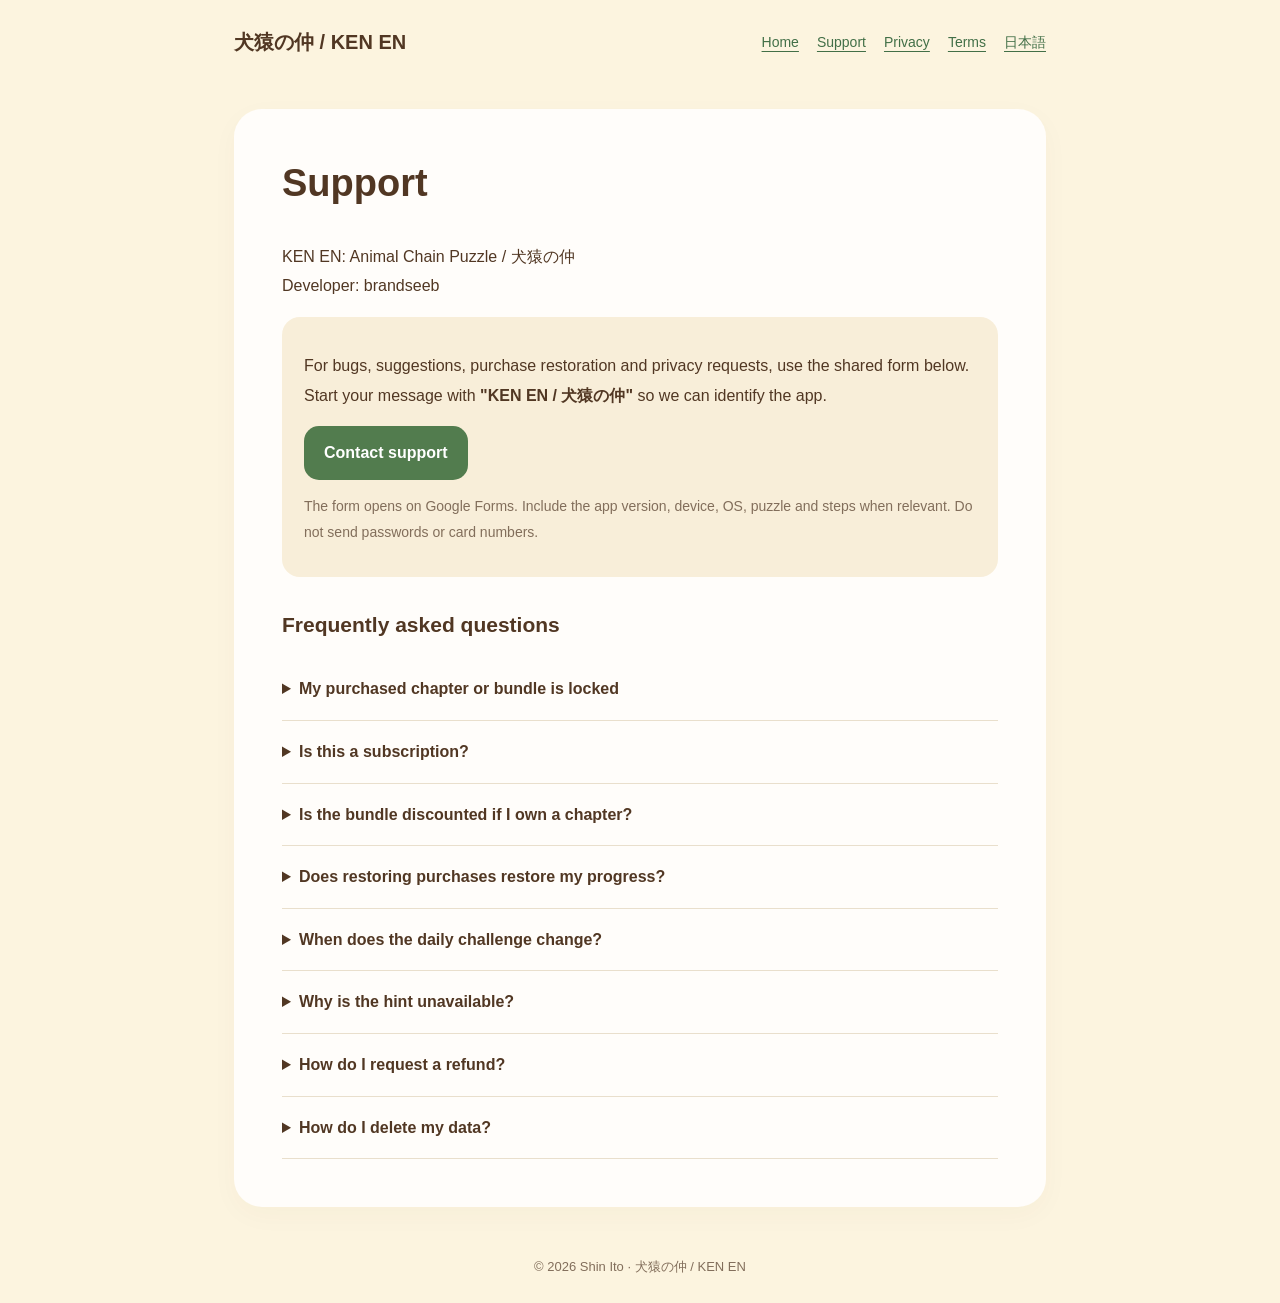
<file: docs/ken-en/en/support.html>
<!doctype html>
<html lang="en"><head><meta charset="utf-8"><meta name="viewport" content="width=device-width, initial-scale=1"><title>Support | KEN EN</title><meta name="description" content="犬猿の仲 / KEN EN: Animal Chain Puzzle — official support and policies"><link rel="stylesheet" href="../style.css"><link rel="icon" href="../app-icon.png"></head><body><header><a class="brand" href="index.html">犬猿の仲 / KEN EN</a><nav aria-label="Navigation"><a href="index.html">Home</a><a href="support.html" aria-current="page">Support</a><a href="privacy.html">Privacy</a><a href="terms.html">Terms</a><a href="../support.html" lang="ja">日本語</a></nav></header><main><article class="card"><h1>Support</h1><p>KEN EN: Animal Chain Puzzle / 犬猿の仲<br>Developer: brandseeb</p><div class="notice"><p>For bugs, suggestions, purchase restoration and privacy requests, use the shared form below. Start your message with <strong>"KEN EN / 犬猿の仲"</strong> so we can identify the app.</p><a class="button" href="https://docs.google.com/forms/d/e/1FAIpQLSdlxMpCz5wvirp-X8LBdrJuT58UtP3eO8mkJsfrzm396mSUEQ/viewform" rel="noopener noreferrer">Contact support</a><p class="muted">The form opens on Google Forms. Include the app version, device, OS, puzzle and steps when relevant. Do not send passwords or card numbers.</p></div><h2>Frequently asked questions</h2><details><summary>My purchased chapter or bundle is locked</summary><p>Sign into the App Store with the Apple Account used for the purchase, connect to the internet and choose Restore Purchases in Settings or the purchase screen for the relevant chapter. Pending purchases unlock after approval. Contact us if this does not help.</p></details><details><summary>Is this a subscription?</summary><p>No. Chapters 4–6 can be purchased individually (50 puzzles each) or as a bundle (150 puzzles total). Both are one-time purchases without automatic renewal. Future separate chapters and packs are not included.</p></details><details><summary>Is the bundle discounted if I own a chapter?</summary><p>No. The bundle price is unchanged and there is no automatic discount or refund for previously purchased chapters. Check your unlocked chapters and Apple’s purchase confirmation before buying.</p></details><details><summary>Does restoring purchases restore my progress?</summary><p>No. It restores access to your purchased chapters or bundle. Progress is stored locally without our own server sync. Backup and device transfer behavior depends on your Apple service settings.</p></details><details><summary>When does the daily challenge change?</summary><p>Complete all 20 Chapter 1 puzzles to unlock it. It changes at midnight in your device's local time. Past puzzles since unlocking remain available in History.</p></details><details><summary>Why is the hint unavailable?</summary><p>Each puzzle allows one hint, including retries. Hints are unavailable on one-move puzzles.</p></details><details><summary>How do I request a refund?</summary><p>Use <a href="https://reportaproblem.apple.com/">Apple's Report a Problem page</a>. Apple determines eligibility.</p></details><details><summary>How do I delete my data?</summary><p>Delete the app to remove local records. Request deletion of support information through the form. See the <a href="privacy.html">Privacy Policy</a>.</p></details></article></main><footer>© 2026 Shin Ito · 犬猿の仲 / KEN EN</footer></body></html>
</file>
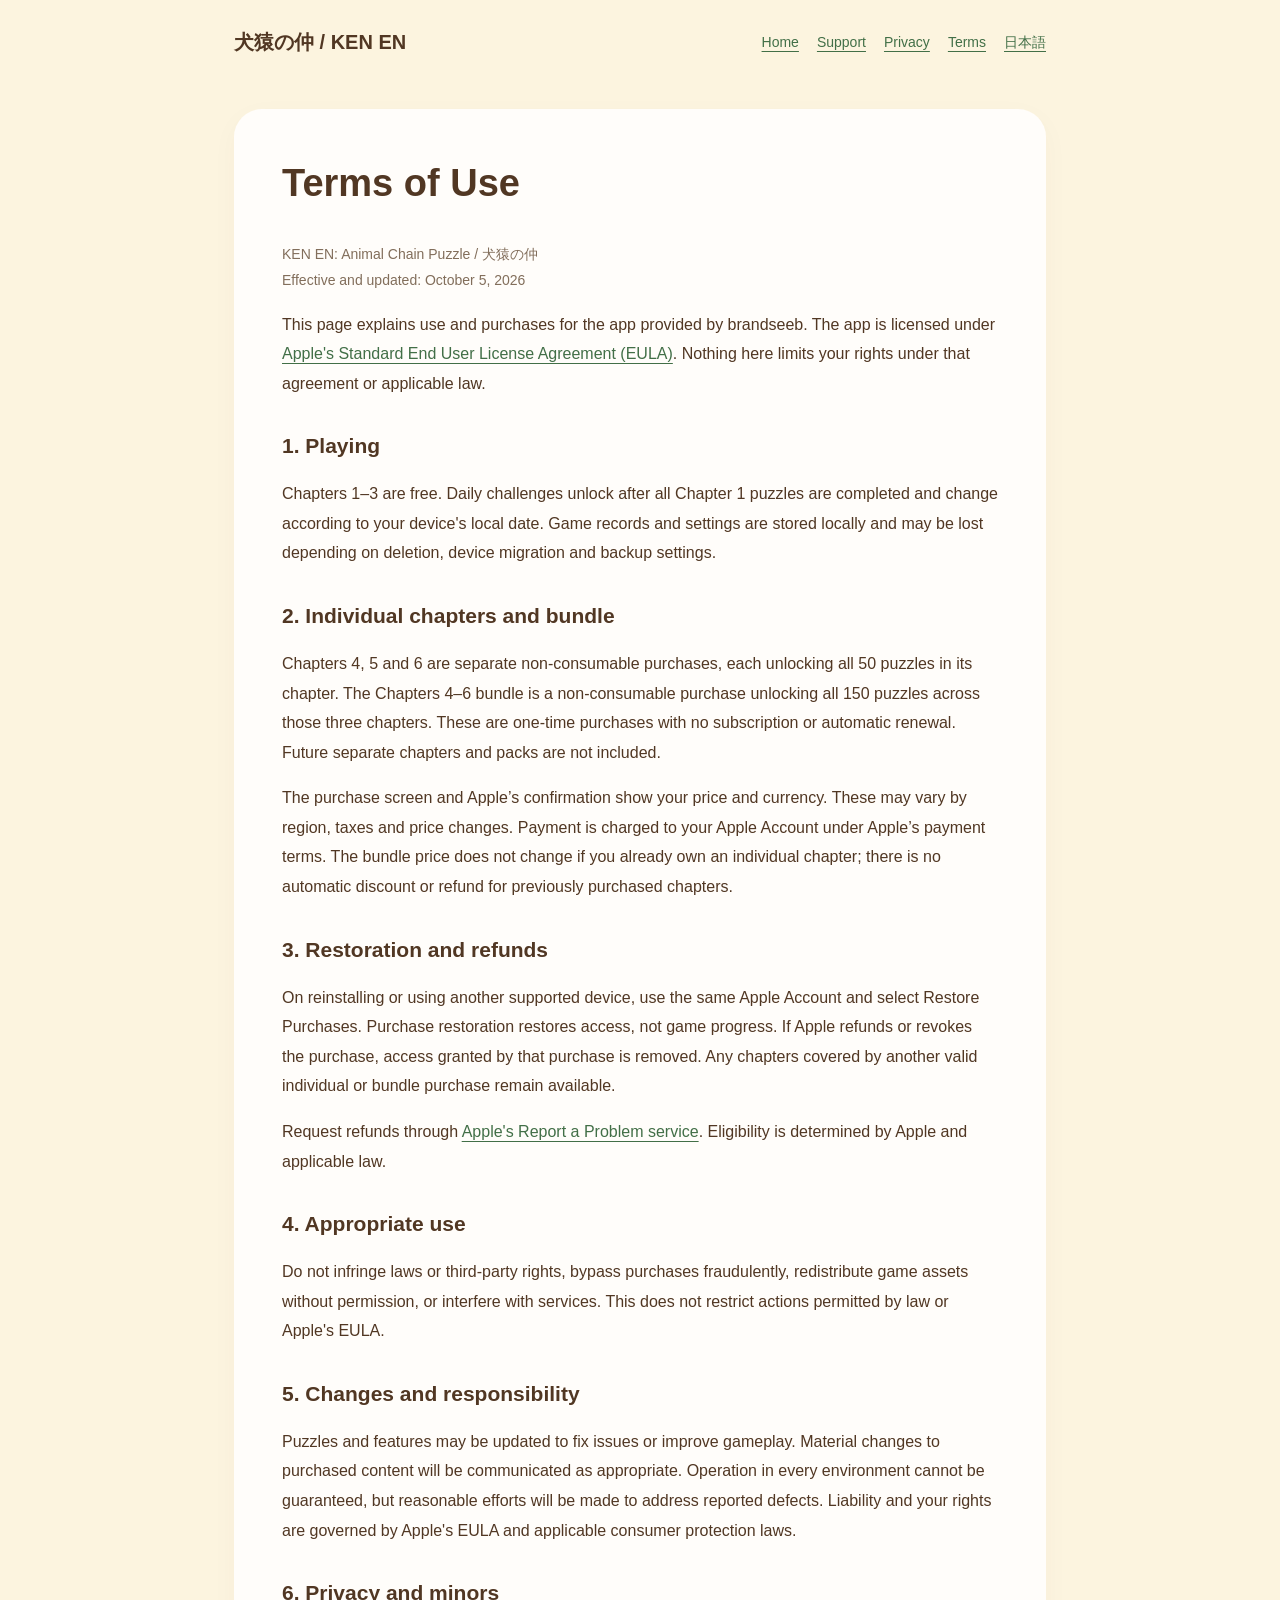
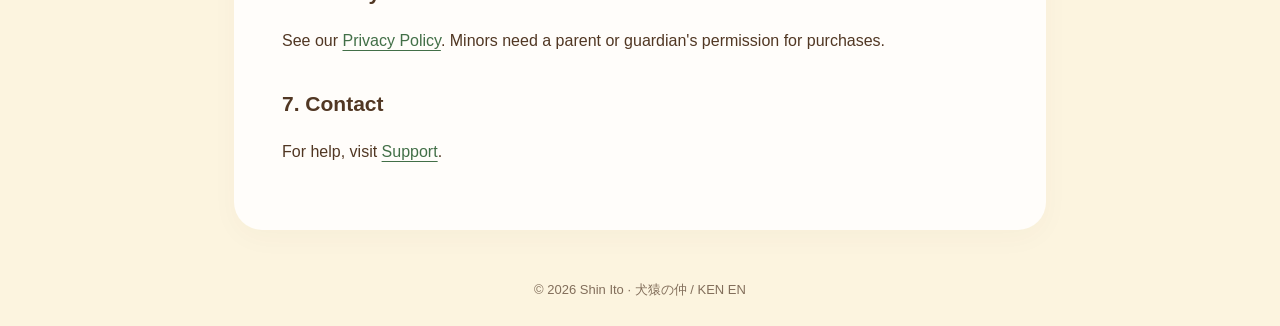
<file: docs/ken-en/en/terms.html>
<!doctype html>
<html lang="en"><head><meta charset="utf-8"><meta name="viewport" content="width=device-width, initial-scale=1"><title>Terms of Use | KEN EN</title><meta name="description" content="犬猿の仲 / KEN EN: Animal Chain Puzzle — official support and policies"><link rel="stylesheet" href="../style.css"><link rel="icon" href="../app-icon.png"></head><body><header><a class="brand" href="index.html">犬猿の仲 / KEN EN</a><nav aria-label="Navigation"><a href="index.html">Home</a><a href="support.html">Support</a><a href="privacy.html">Privacy</a><a href="terms.html" aria-current="page">Terms</a><a href="../terms.html" lang="ja">日本語</a></nav></header><main><article class="card"><h1>Terms of Use</h1><p class="muted">KEN EN: Animal Chain Puzzle / 犬猿の仲<br>Effective and updated: October 5, 2026</p><p>This page explains use and purchases for the app provided by brandseeb. The app is licensed under <a href="https://www.apple.com/legal/internet-services/itunes/dev/stdeula/">Apple's Standard End User License Agreement (EULA)</a>. Nothing here limits your rights under that agreement or applicable law.</p><h2>1. Playing</h2><p>Chapters 1–3 are free. Daily challenges unlock after all Chapter 1 puzzles are completed and change according to your device's local date. Game records and settings are stored locally and may be lost depending on deletion, device migration and backup settings.</p><h2>2. Individual chapters and bundle</h2><p>Chapters 4, 5 and 6 are separate non-consumable purchases, each unlocking all 50 puzzles in its chapter. The Chapters 4–6 bundle is a non-consumable purchase unlocking all 150 puzzles across those three chapters. These are one-time purchases with no subscription or automatic renewal. Future separate chapters and packs are not included.</p><p>The purchase screen and Apple’s confirmation show your price and currency. These may vary by region, taxes and price changes. Payment is charged to your Apple Account under Apple’s payment terms. The bundle price does not change if you already own an individual chapter; there is no automatic discount or refund for previously purchased chapters.</p><h2>3. Restoration and refunds</h2><p>On reinstalling or using another supported device, use the same Apple Account and select Restore Purchases. Purchase restoration restores access, not game progress. If Apple refunds or revokes the purchase, access granted by that purchase is removed. Any chapters covered by another valid individual or bundle purchase remain available.</p><p>Request refunds through <a href="https://reportaproblem.apple.com/">Apple's Report a Problem service</a>. Eligibility is determined by Apple and applicable law.</p><h2>4. Appropriate use</h2><p>Do not infringe laws or third-party rights, bypass purchases fraudulently, redistribute game assets without permission, or interfere with services. This does not restrict actions permitted by law or Apple's EULA.</p><h2>5. Changes and responsibility</h2><p>Puzzles and features may be updated to fix issues or improve gameplay. Material changes to purchased content will be communicated as appropriate. Operation in every environment cannot be guaranteed, but reasonable efforts will be made to address reported defects. Liability and your rights are governed by Apple's EULA and applicable consumer protection laws.</p><h2>6. Privacy and minors</h2><p>See our <a href="privacy.html">Privacy Policy</a>. Minors need a parent or guardian's permission for purchases.</p><h2>7. Contact</h2><p>For help, visit <a href="support.html">Support</a>.</p></article></main><footer>© 2026 Shin Ito · 犬猿の仲 / KEN EN</footer></body></html>
</file>
<file: docs/ken-en/style.css>
*{box-sizing:border-box}body{margin:0;background:#fcf4df;color:#513723;font-family:-apple-system,BlinkMacSystemFont,"Segoe UI",sans-serif;line-height:1.85}a{color:#426f47;text-underline-offset:4px}a:hover{color:#a46428}a:focus-visible{outline:3px solid #bf7e38;outline-offset:5px}header,main,footer{max-width:860px;margin:auto;padding:24px}header{display:flex;align-items:center;justify-content:space-between;gap:18px}header .brand{font-weight:800;text-decoration:none;color:#513723;font-size:20px}nav{display:flex;flex-wrap:wrap;gap:18px;font-size:14px}.card{background:#fffdfa;border-radius:28px;padding:clamp(22px,5vw,48px);box-shadow:0 8px 28px #68442108}h1{font-size:clamp(25px,5vw,38px);line-height:1.4;margin-top:0}h2{font-size:21px;margin-top:32px;line-height:1.5}p,li{overflow-wrap:anywhere}.muted{color:#826e5b;font-size:14px}.hero{text-align:center}.icon{width:128px;height:128px;border-radius:28px;display:block;margin:0 auto 20px}.tag{display:inline-block;border-radius:20px;padding:3px 13px;background:#e6eddb;color:#426143;font-size:14px;font-weight:700}.button{display:inline-block;text-decoration:none;color:white;background:#527c4e;padding:12px 20px;border-radius:15px;font-weight:700}.button:hover{color:white;background:#41683e}.links{display:flex;justify-content:center;flex-wrap:wrap;gap:12px;margin-top:24px}.links a{padding:12px 16px;border-radius:14px;background:#f1e7d3}.notice{padding:18px 22px;background:#f8eed9;border-radius:18px}footer{text-align:center;font-size:13px;color:#826e5b}details{border-bottom:1px solid #e9dfcc;padding:16px 0}summary{cursor:pointer;font-weight:700}ul{padding-left:24px}@media(max-width:520px){header{align-items:flex-start;flex-direction:column}main{padding-top:8px}nav{gap:12px}}
</file>
